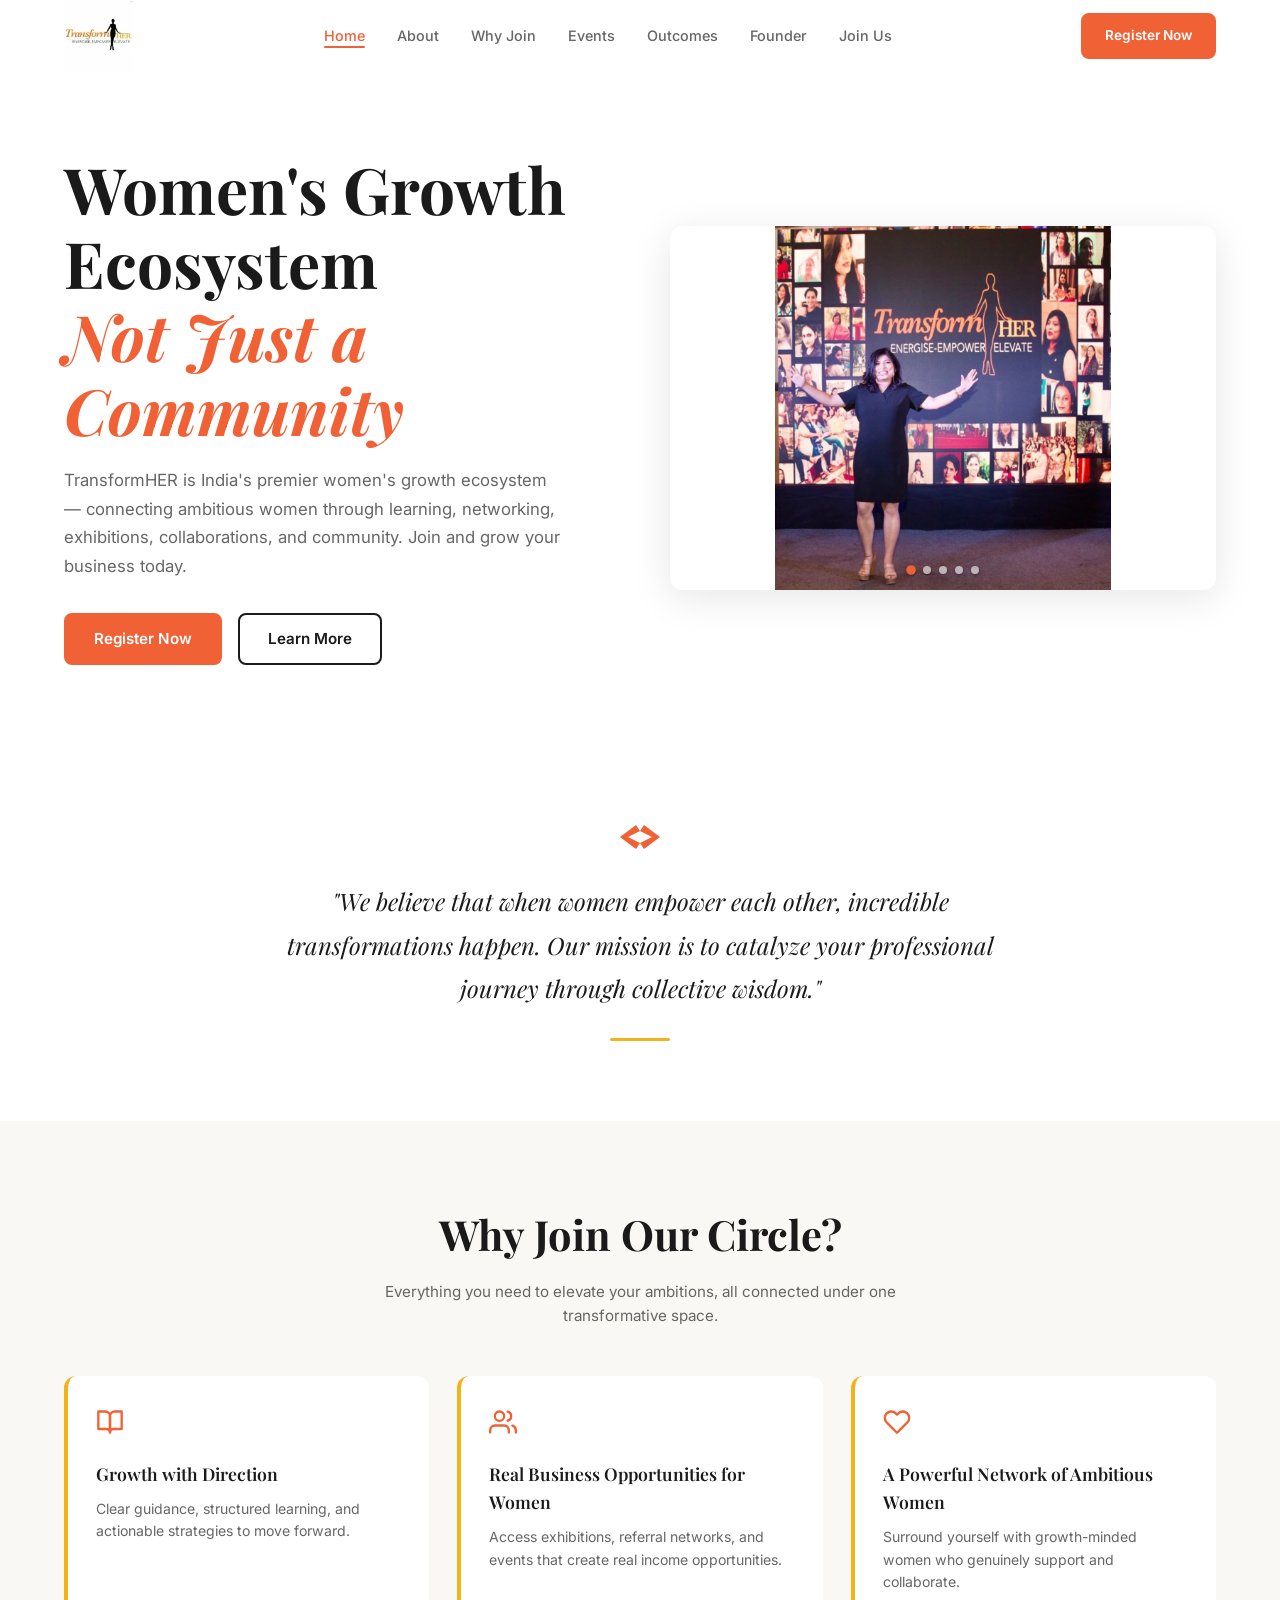
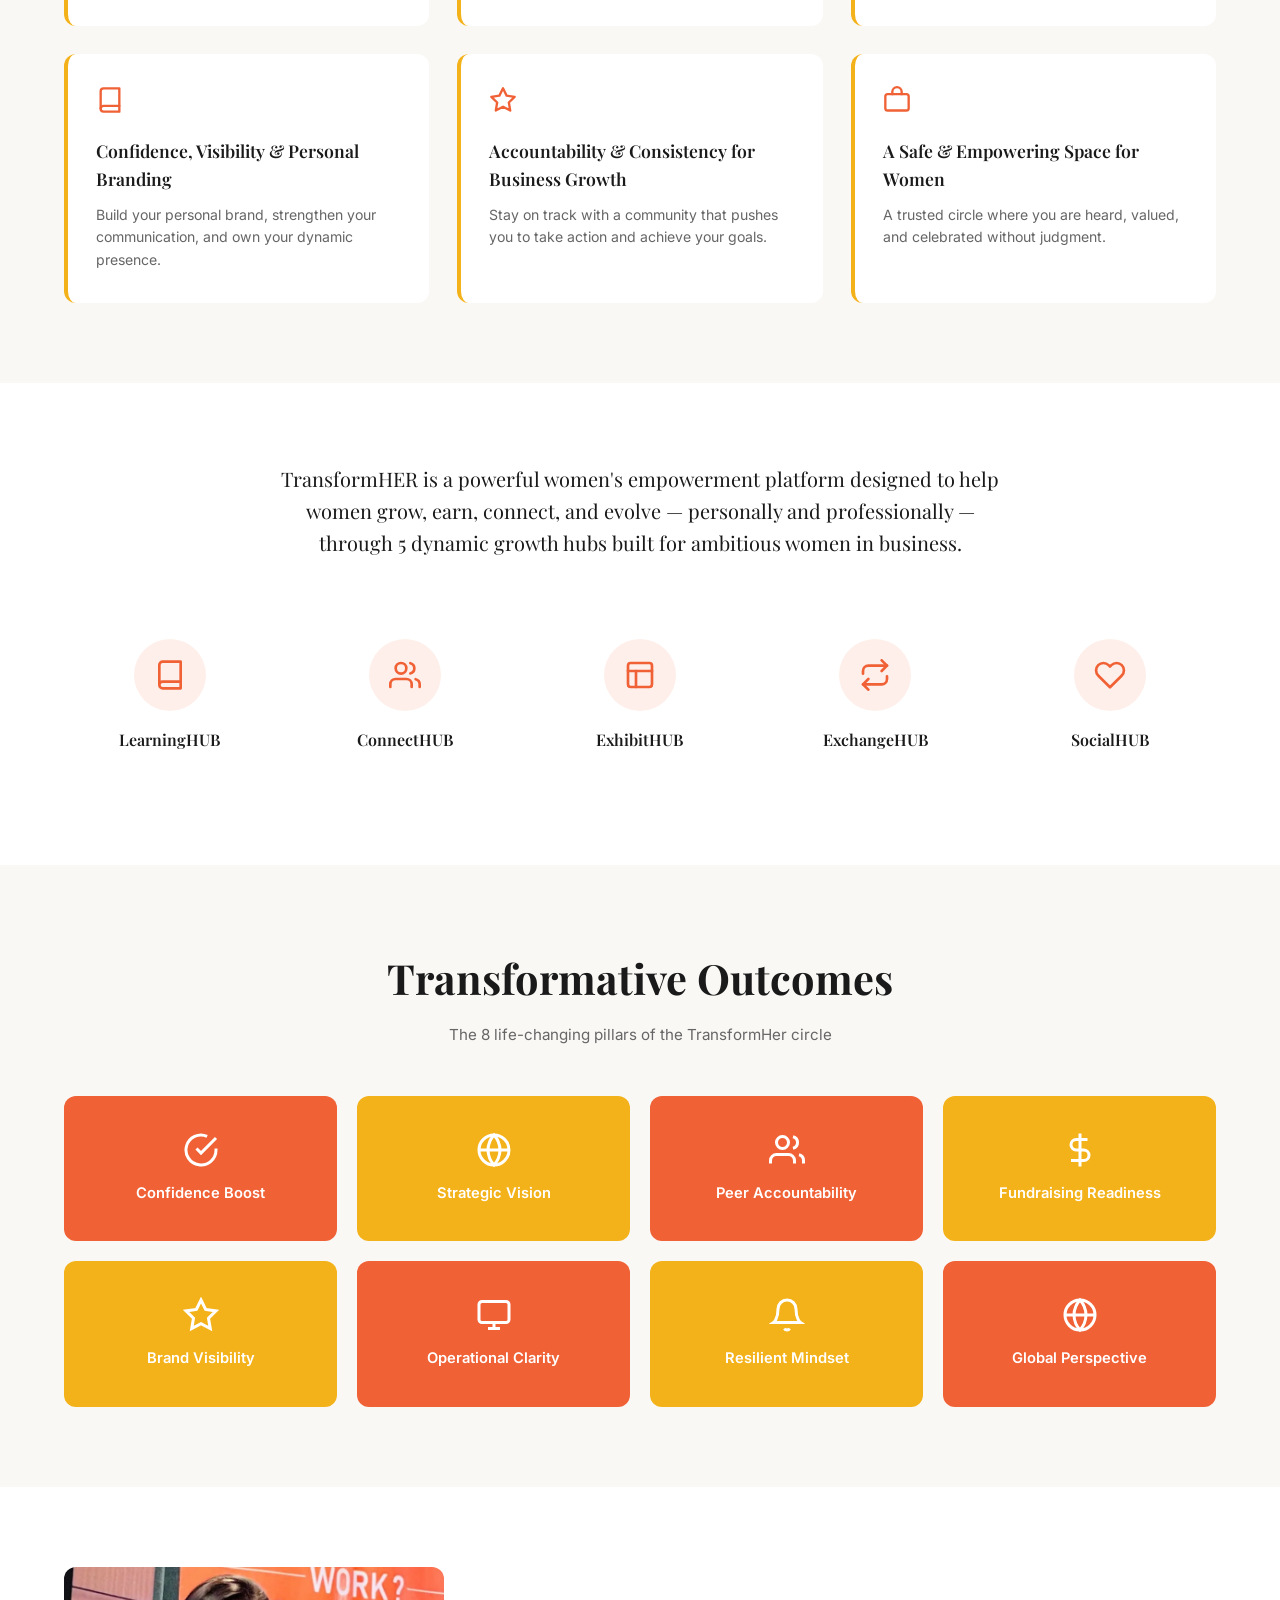
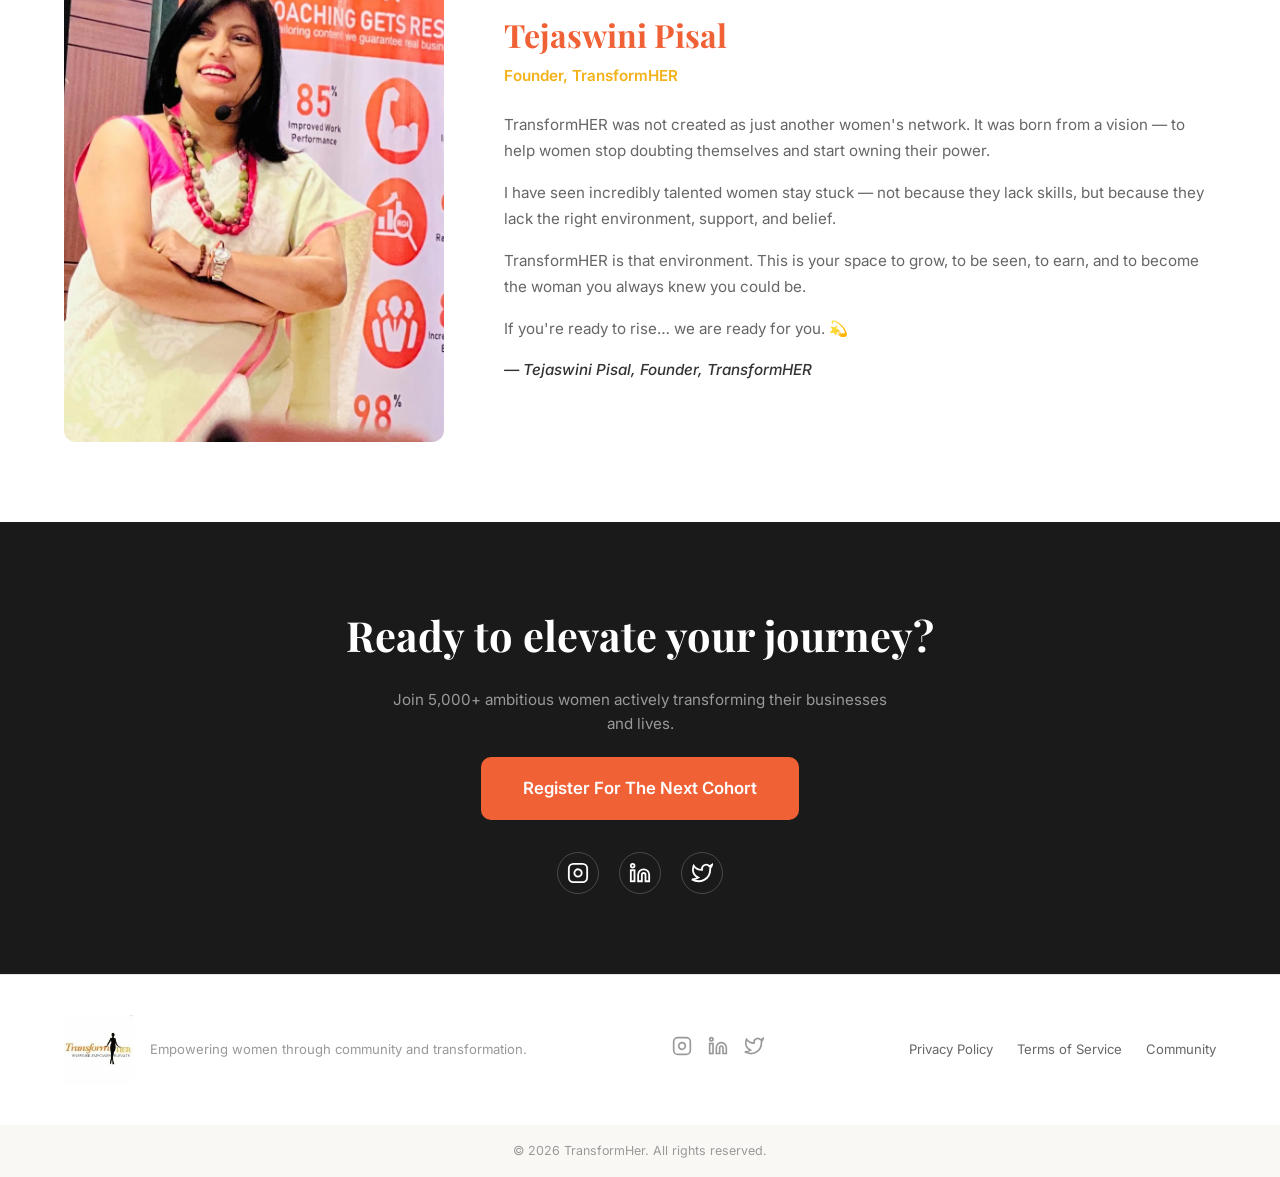
<file: index.html>
<!DOCTYPE html>
<html lang="en">
<head>
    <meta charset="UTF-8">
    <meta name="viewport" content="width=device-width, initial-scale=1.0">
    <title>TransformHer — Energise · Empower · Elevate</title>
    <meta name="description" content="TransformHer is India's premier women-led community for ambitious entrepreneurs and professionals seeking growth, connection, and transformation.">
    <link rel="preconnect" href="https://fonts.googleapis.com">
    <link rel="preconnect" href="https://fonts.gstatic.com" crossorigin>
    <link href="https://fonts.googleapis.com/css2?family=Playfair+Display:ital,wght@0,400;0,600;0,700;1,400;1,600&family=Inter:wght@300;400;500;600;700&display=swap" rel="stylesheet">
    <link rel="stylesheet" href="styles.css">
</head>
<body>

    <!-- ═══════════════════ NAVBAR ═══════════════════ -->
    <nav class="navbar" id="navbar">
        <div class="nav-container">
            <a href="#home" class="nav-logo">
                <img src="logo.png" alt="TransformHER Logo">
            </a>
            <button class="hamburger" id="hamburger" aria-label="Toggle menu">
                <span></span><span></span><span></span>
            </button>
            <ul class="nav-links" id="nav-links">
                <li><a href="#home" class="nav-link active">Home</a></li>
                <li><a href="#about" class="nav-link">About</a></li>
                <li><a href="#why-join" class="nav-link">Why Join</a></li>
                <li><a href="#events" class="nav-link">Events</a></li>
                <li><a href="#outcomes" class="nav-link">Outcomes</a></li>
                <li><a href="#founder" class="nav-link">Founder</a></li>
                <li><a href="#join-us" class="nav-link">Join Us</a></li>
            </ul>
            <a href="#" class="btn btn-primary nav-cta" id="nav-register-btn">Register Now</a>
        </div>
    </nav>

    <!-- ═══════════════════ HERO ═══════════════════ -->
    <section class="hero" id="home">
        <div class="container hero-grid">
            <div class="hero-content">
                <h1 class="hero-title">
                    Women's Growth Ecosystem<br>
                    <span class="text-orange">Not Just a Community</span>
                </h1>
                <p class="hero-subtitle">TransformHER is India's premier women's growth ecosystem — connecting ambitious women through learning, networking, exhibitions, collaborations, and community. Join and grow your business today.</p>
                <div class="hero-buttons">
                    <a href="#" class="btn btn-primary" id="hero-register-btn">Register Now</a>
                    <a href="#about" class="btn btn-outline" id="hero-learn-more">Learn More</a>
                </div>
            </div>
            <div class="hero-visual">
                <div class="hero-card">
                    <div class="hero-portrait hero-slideshow">
                        <img src="slide1.jpg" alt="TransformHER Image 1" class="hero-slide active">
                        <img src="slide2.jpg" alt="TransformHER Image 2" class="hero-slide">
                        <img src="slide3.jpg" alt="TransformHER Image 3" class="hero-slide">
                        <img src="slide4.jpg" alt="TransformHER Image 4" class="hero-slide">
                        <img src="slide5.jpg" alt="TransformHER Image 5" class="hero-slide">
                        <div class="slide-indicators-wrap">
                            <span class="slide-dot active" data-slide="0"></span>
                            <span class="slide-dot" data-slide="1"></span>
                            <span class="slide-dot" data-slide="2"></span>
                            <span class="slide-dot" data-slide="3"></span>
                            <span class="slide-dot" data-slide="4"></span>
                        </div>
                    </div>
                </div>
            </div>
        </div>
    </section>

    <!-- ═══════════════════ ABOUT / QUOTE ═══════════════════ -->
    <section class="about-section" id="about">
        <div class="container">
            <div class="about-icon">
                <svg width="40" height="24" viewBox="0 0 40 24">
                    <path d="M0 12 L16 0 L20 6 L8 12 L20 18 L16 24 Z" fill="#F06136"/>
                    <path d="M40 12 L24 0 L20 6 L32 12 L20 18 L24 24 Z" fill="#F06136"/>
                </svg>
            </div>
            <blockquote class="about-quote">
                "We believe that when women empower each other, incredible transformations happen. Our mission is to catalyze your professional journey through collective wisdom."
            </blockquote>
            <div class="about-underline"></div>
        </div>
    </section>

    <!-- ═══════════════════ WHY JOIN ═══════════════════ -->
    <section class="why-join-section" id="why-join">
        <div class="container">
            <h2 class="section-title">Why Join Our Circle?</h2>
            <p class="section-subtitle">Everything you need to elevate your ambitions, all connected under one transformative space.</p>
            <div class="cards-grid">
                <!-- Card 1 -->
                <div class="feature-card" data-modal="whyjoin-0">
                    <div class="card-icon">
                        <svg width="28" height="28" viewBox="0 0 24 24" fill="none" stroke="#F06136" stroke-width="2" stroke-linecap="round" stroke-linejoin="round">
                            <path d="M2 3h6a4 4 0 0 1 4 4v14a3 3 0 0 0-3-3H2z"/><path d="M22 3h-6a4 4 0 0 0-4 4v14a3 3 0 0 1 3-3h7z"/>
                        </svg>
                    </div>
                    <h3 class="card-title">Growth with Direction</h3>
                    <p class="card-desc">Clear guidance, structured learning, and actionable strategies to move forward.</p>
                </div>
                <!-- Card 2 -->
                <div class="feature-card" data-modal="whyjoin-1">
                    <div class="card-icon">
                        <svg width="28" height="28" viewBox="0 0 24 24" fill="none" stroke="#F06136" stroke-width="2" stroke-linecap="round" stroke-linejoin="round">
                            <path d="M17 21v-2a4 4 0 0 0-4-4H5a4 4 0 0 0-4 4v2"/><circle cx="9" cy="7" r="4"/><path d="M23 21v-2a4 4 0 0 0-3-3.87"/><path d="M16 3.13a4 4 0 0 1 0 7.75"/>
                        </svg>
                    </div>
                    <h3 class="card-title">Real Business Opportunities for Women</h3>
                    <p class="card-desc">Access exhibitions, referral networks, and events that create real income opportunities.</p>
                </div>
                <!-- Card 3 -->
                <div class="feature-card" data-modal="whyjoin-2">
                    <div class="card-icon">
                        <svg width="28" height="28" viewBox="0 0 24 24" fill="none" stroke="#F06136" stroke-width="2" stroke-linecap="round" stroke-linejoin="round">
                            <path d="M20.84 4.61a5.5 5.5 0 0 0-7.78 0L12 5.67l-1.06-1.06a5.5 5.5 0 0 0-7.78 7.78l1.06 1.06L12 21.23l7.78-7.78 1.06-1.06a5.5 5.5 0 0 0 0-7.78z"/>
                        </svg>
                    </div>
                    <h3 class="card-title">A Powerful Network of Ambitious Women</h3>
                    <p class="card-desc">Surround yourself with growth-minded women who genuinely support and collaborate.</p>
                </div>
                <!-- Card 4 -->
                <div class="feature-card" data-modal="whyjoin-3">
                    <div class="card-icon">
                        <svg width="28" height="28" viewBox="0 0 24 24" fill="none" stroke="#F06136" stroke-width="2" stroke-linecap="round" stroke-linejoin="round">
                            <path d="M4 19.5A2.5 2.5 0 0 1 6.5 17H20"/><path d="M6.5 2H20v20H6.5A2.5 2.5 0 0 1 4 19.5v-15A2.5 2.5 0 0 1 6.5 2z"/>
                        </svg>
                    </div>
                    <h3 class="card-title">Confidence, Visibility & Personal Branding</h3>
                    <p class="card-desc">Build your personal brand, strengthen your communication, and own your dynamic presence.</p>
                </div>
                <!-- Card 5 -->
                <div class="feature-card" data-modal="whyjoin-4">
                    <div class="card-icon">
                        <svg width="28" height="28" viewBox="0 0 24 24" fill="none" stroke="#F06136" stroke-width="2" stroke-linecap="round" stroke-linejoin="round">
                            <polygon points="12 2 15.09 8.26 22 9.27 17 14.14 18.18 21.02 12 17.77 5.82 21.02 7 14.14 2 9.27 8.91 8.26 12 2"/>
                        </svg>
                    </div>
                    <h3 class="card-title">Accountability & Consistency for Business Growth</h3>
                    <p class="card-desc">Stay on track with a community that pushes you to take action and achieve your goals.</p>
                </div>
                <!-- Card 6 -->
                <div class="feature-card" data-modal="whyjoin-5">
                    <div class="card-icon">
                        <svg width="28" height="28" viewBox="0 0 24 24" fill="none" stroke="#F06136" stroke-width="2" stroke-linecap="round" stroke-linejoin="round">
                            <rect x="2" y="7" width="20" height="14" rx="2" ry="2"/><path d="M16 7V5a4 4 0 0 0-8 0v2"/>
                        </svg>
                    </div>
                    <h3 class="card-title">A Safe & Empowering Space for Women</h3>
                    <p class="card-desc">A trusted circle where you are heard, valued, and celebrated without judgment.</p>
                </div>
            </div>
        </div>
    </section>

    <!-- ═══════════════════ EVENTS ═══════════════════ -->
    <section class="events-section" id="events">
        <div class="container">
            <p class="platform-info-text">TransformHER is a powerful women's empowerment platform designed to help women grow, earn, connect, and evolve — personally and professionally — through 5 dynamic growth hubs built for ambitious women in business.</p>
            <div class="events-grid">
                <!-- HUB 1 -->
                <div class="event-tile" data-modal="event-0">
                    <div class="event-icon-wrap">
                        <svg width="32" height="32" viewBox="0 0 24 24" fill="none" stroke="#F06136" stroke-width="2" stroke-linecap="round" stroke-linejoin="round"><path d="M4 19.5v-15A2.5 2.5 0 0 1 6.5 2H20v20H6.5a2.5 2.5 0 0 1 0-5H20"></path></svg>
                    </div>
                    <h3 class="event-title">LearningHUB</h3>
                </div>
                <!-- HUB 2 -->
                <div class="event-tile" data-modal="event-1">
                    <div class="event-icon-wrap">
                        <svg width="32" height="32" viewBox="0 0 24 24" fill="none" stroke="#F06136" stroke-width="2" stroke-linecap="round" stroke-linejoin="round"><path d="M17 21v-2a4 4 0 0 0-4-4H5a4 4 0 0 0-4 4v2"></path><circle cx="9" cy="7" r="4"></circle><path d="M23 21v-2a4 4 0 0 0-3-3.87"></path><path d="M16 3.13a4 4 0 0 1 0 7.75"></path></svg>
                    </div>
                    <h3 class="event-title">ConnectHUB</h3>
                </div>
                <!-- HUB 3 -->
                <div class="event-tile" data-modal="event-2">
                    <div class="event-icon-wrap">
                        <svg width="32" height="32" viewBox="0 0 24 24" fill="none" stroke="#F06136" stroke-width="2" stroke-linecap="round" stroke-linejoin="round"><rect x="3" y="3" width="18" height="18" rx="2" ry="2"></rect><line x1="3" y1="9" x2="21" y2="9"></line><line x1="9" y1="21" x2="9" y2="9"></line></svg>
                    </div>
                    <h3 class="event-title">ExhibitHUB</h3>
                </div>
                <!-- HUB 4 -->
                <div class="event-tile" data-modal="event-3">
                    <div class="event-icon-wrap">
                        <svg width="32" height="32" viewBox="0 0 24 24" fill="none" stroke="#F06136" stroke-width="2" stroke-linecap="round" stroke-linejoin="round"><polyline points="17 1 21 5 17 9"></polyline><path d="M3 11V9a4 4 0 0 1 4-4h14"></path><polyline points="7 23 3 19 7 15"></polyline><path d="M21 13v2a4 4 0 0 1-4 4H3"></path></svg>
                    </div>
                    <h3 class="event-title">ExchangeHUB</h3>
                </div>
                <!-- HUB 5 -->
                <div class="event-tile" data-modal="event-4">
                    <div class="event-icon-wrap">
                        <svg width="32" height="32" viewBox="0 0 24 24" fill="none" stroke="#F06136" stroke-width="2" stroke-linecap="round" stroke-linejoin="round"><path d="M20.84 4.61a5.5 5.5 0 0 0-7.78 0L12 5.67l-1.06-1.06a5.5 5.5 0 0 0-7.78 7.78l1.06 1.06L12 21.23l7.78-7.78 1.06-1.06a5.5 5.5 0 0 0 0-7.78z"></path></svg>
                    </div>
                    <h3 class="event-title">SocialHUB</h3>
                </div>
            </div>
        </div>
    </section>

    <!-- ═══════════════════ OUTCOMES ═══════════════════ -->
    <section class="outcomes-section" id="outcomes">
        <div class="container">
            <h2 class="section-title">Transformative Outcomes</h2>
            <p class="section-subtitle">The 8 life-changing pillars of the TransformHer circle</p>
            <div class="outcomes-grid">
                <div class="outcome-tile orange" data-modal="outcome-0">
                    <svg width="36" height="36" viewBox="0 0 24 24" fill="none" stroke="white" stroke-width="2"><path d="M22 11.08V12a10 10 0 1 1-5.93-9.14"/><polyline points="22 4 12 14.01 9 11.01"/></svg>
                    <span>Confidence Boost</span>
                </div>
                <div class="outcome-tile gold" data-modal="outcome-1">
                    <svg width="36" height="36" viewBox="0 0 24 24" fill="none" stroke="white" stroke-width="2"><circle cx="12" cy="12" r="10"/><line x1="2" y1="12" x2="22" y2="12"/><path d="M12 2a15.3 15.3 0 0 1 4 10 15.3 15.3 0 0 1-4 10 15.3 15.3 0 0 1-4-10 15.3 15.3 0 0 1 4-10z"/></svg>
                    <span>Strategic Vision</span>
                </div>
                <div class="outcome-tile orange" data-modal="outcome-2">
                    <svg width="36" height="36" viewBox="0 0 24 24" fill="none" stroke="white" stroke-width="2"><path d="M17 21v-2a4 4 0 0 0-4-4H5a4 4 0 0 0-4 4v2"/><circle cx="9" cy="7" r="4"/><path d="M23 21v-2a4 4 0 0 0-3-3.87"/><path d="M16 3.13a4 4 0 0 1 0 7.75"/></svg>
                    <span>Peer Accountability</span>
                </div>
                <div class="outcome-tile gold" data-modal="outcome-3">
                    <svg width="36" height="36" viewBox="0 0 24 24" fill="none" stroke="white" stroke-width="2"><line x1="12" y1="1" x2="12" y2="23"/><path d="M17 5H9.5a3.5 3.5 0 0 0 0 7h5a3.5 3.5 0 0 1 0 7H6"/></svg>
                    <span>Fundraising Readiness</span>
                </div>
                <div class="outcome-tile gold" data-modal="outcome-4">
                    <svg width="36" height="36" viewBox="0 0 24 24" fill="none" stroke="white" stroke-width="2"><polygon points="12 2 15.09 8.26 22 9.27 17 14.14 18.18 21.02 12 17.77 5.82 21.02 7 14.14 2 9.27 8.91 8.26 12 2"/></svg>
                    <span>Brand Visibility</span>
                </div>
                <div class="outcome-tile orange" data-modal="outcome-5">
                    <svg width="36" height="36" viewBox="0 0 24 24" fill="none" stroke="white" stroke-width="2"><rect x="2" y="3" width="20" height="14" rx="2" ry="2"/><line x1="8" y1="21" x2="16" y2="21"/><line x1="12" y1="17" x2="12" y2="21"/></svg>
                    <span>Operational Clarity</span>
                </div>
                <div class="outcome-tile gold" data-modal="outcome-6">
                    <svg width="36" height="36" viewBox="0 0 24 24" fill="none" stroke="white" stroke-width="2"><path d="M18 8A6 6 0 0 0 6 8c0 7-3 9-3 9h18s-3-2-3-9"/><path d="M13.73 21a2 2 0 0 1-3.46 0"/></svg>
                    <span>Resilient Mindset</span>
                </div>
                <div class="outcome-tile orange" data-modal="outcome-7">
                    <svg width="36" height="36" viewBox="0 0 24 24" fill="none" stroke="white" stroke-width="2"><circle cx="12" cy="12" r="10"/><line x1="2" y1="12" x2="22" y2="12"/><path d="M12 2a15.3 15.3 0 0 1 4 10 15.3 15.3 0 0 1-4 10 15.3 15.3 0 0 1-4-10 15.3 15.3 0 0 1 4-10z"/></svg>
                    <span>Global Perspective</span>
                </div>
            </div>
        </div>
    </section>

    <!-- ═══════════════════ FOUNDER ═══════════════════ -->
    <section class="founder-section" id="founder">
        <div class="container founder-grid">
            <div class="founder-photo-wrap" id="founder-photo-click">
                <img src="founder.jpg" alt="Tejaswini Pisal, Founder of TransformHER" class="founder-photo">
            </div>
            <div class="founder-content">
                <h2 class="founder-name" id="founder-name-click">Tejaswini Pisal</h2>
                <p class="founder-title">Founder, TransformHER</p>
                <p class="founder-bio">TransformHER was not created as just another women's network. It was born from a vision — to help women stop doubting themselves and start owning their power.</p>
                <p class="founder-bio">I have seen incredibly talented women stay stuck — not because they lack skills, but because they lack the right environment, support, and belief.</p>
                <p class="founder-bio">TransformHER is that environment. This is your space to grow, to be seen, to earn, and to become the woman you always knew you could be.</p>
                <p class="founder-bio">If you're ready to rise… we are ready for you. 💫</p>
                <p class="founder-bio founder-quote-inline">— Tejaswini Pisal, Founder, TransformHER</p>
            </div>
        </div>
    </section>

    <!-- ═══════════════════ FOOTER CTA ═══════════════════ -->
    <section class="footer-cta" id="join-us">
        <div class="container footer-cta-inner">
            <h2 class="footer-cta-title">Ready to elevate your journey?</h2>
            <p class="footer-cta-subtitle">Join 5,000+ ambitious women actively transforming their businesses and lives.</p>
            <a href="#" class="btn btn-primary btn-lg" id="footer-register-btn">Register For The Next Cohort</a>
            <div class="footer-cta-social">
                <a href="https://www.instagram.com/transformherwomenassociation/" target="_blank" rel="noopener" class="social-icon" aria-label="Instagram">
                    <svg width="22" height="22" viewBox="0 0 24 24" fill="none" stroke="white" stroke-width="2"><rect x="2" y="2" width="20" height="20" rx="5" ry="5"/><path d="M16 11.37A4 4 0 1 1 12.63 8 4 4 0 0 1 16 11.37z"/><line x1="17.5" y1="6.5" x2="17.51" y2="6.5"/></svg>
                </a>
                <a href="https://linkedin.com" target="_blank" rel="noopener" class="social-icon" aria-label="LinkedIn">
                    <svg width="22" height="22" viewBox="0 0 24 24" fill="none" stroke="white" stroke-width="2"><path d="M16 8a6 6 0 0 1 6 6v7h-4v-7a2 2 0 0 0-2-2 2 2 0 0 0-2 2v7h-4v-7a6 6 0 0 1 6-6z"/><rect x="2" y="9" width="4" height="12"/><circle cx="4" cy="4" r="2"/></svg>
                </a>
                <a href="https://twitter.com" target="_blank" rel="noopener" class="social-icon" aria-label="Twitter">
                    <svg width="22" height="22" viewBox="0 0 24 24" fill="none" stroke="white" stroke-width="2"><path d="M23 3a10.9 10.9 0 0 1-3.14 1.53 4.48 4.48 0 0 0-7.86 3v1A10.66 10.66 0 0 1 3 4s-4 9 5 13a11.64 11.64 0 0 1-7 2c9 5 20 0 20-11.5a4.5 4.5 0 0 0-.08-.83A7.72 7.72 0 0 0 23 3z"/></svg>
                </a>
            </div>
        </div>
    </section>

    <!-- ═══════════════════ FOOTER ═══════════════════ -->
    <footer class="site-footer">
        <div class="container footer-inner">
            <div class="footer-brand">
                <a href="#home" class="footer-logo">
                    <img src="logo.png" alt="TransformHER Logo">
                </a>
                <p class="footer-tagline">Empowering women through community and transformation.</p>
            </div>
            <div class="footer-social">
                <a href="https://www.instagram.com/transformherwomenassociation/" target="_blank" rel="noopener" aria-label="Instagram">
                    <svg width="20" height="20" viewBox="0 0 24 24" fill="none" stroke="#999" stroke-width="2"><rect x="2" y="2" width="20" height="20" rx="5" ry="5"/><path d="M16 11.37A4 4 0 1 1 12.63 8 4 4 0 0 1 16 11.37z"/><line x1="17.5" y1="6.5" x2="17.51" y2="6.5"/></svg>
                </a>
                <a href="https://linkedin.com" target="_blank" rel="noopener" aria-label="LinkedIn">
                    <svg width="20" height="20" viewBox="0 0 24 24" fill="none" stroke="#999" stroke-width="2"><path d="M16 8a6 6 0 0 1 6 6v7h-4v-7a2 2 0 0 0-2-2 2 2 0 0 0-2 2v7h-4v-7a6 6 0 0 1 6-6z"/><rect x="2" y="9" width="4" height="12"/><circle cx="4" cy="4" r="2"/></svg>
                </a>
                <a href="https://twitter.com" target="_blank" rel="noopener" aria-label="Twitter">
                    <svg width="20" height="20" viewBox="0 0 24 24" fill="none" stroke="#999" stroke-width="2"><path d="M23 3a10.9 10.9 0 0 1-3.14 1.53 4.48 4.48 0 0 0-7.86 3v1A10.66 10.66 0 0 1 3 4s-4 9 5 13a11.64 11.64 0 0 1-7 2c9 5 20 0 20-11.5a4.5 4.5 0 0 0-.08-.83A7.72 7.72 0 0 0 23 3z"/></svg>
                </a>
            </div>
            <div class="footer-links">
                <a href="#" class="footer-link" data-modal="privacy">Privacy Policy</a>
                <a href="#" class="footer-link" data-modal="terms">Terms of Service</a>
                <a href="#" class="footer-link" data-modal="community">Community</a>
            </div>
        </div>
        <div class="footer-bar">
            <div class="container">
                <p>&copy; 2026 TransformHer. All rights reserved.</p>
            </div>
        </div>
    </footer>

    <!-- ═══════════════════ MODAL OVERLAY ═══════════════════ -->
    <div class="modal-overlay" id="modal-overlay">
        <div class="modal-container" id="modal-container">
            <button class="modal-close" id="modal-close" aria-label="Close modal">&times;</button>
            <div class="modal-body" id="modal-body">
                <!-- Dynamic content injected via JS -->
            </div>
        </div>
    </div>

    <script src="scripts.js?v=2" defer></script>
</body>
</html>
</file>
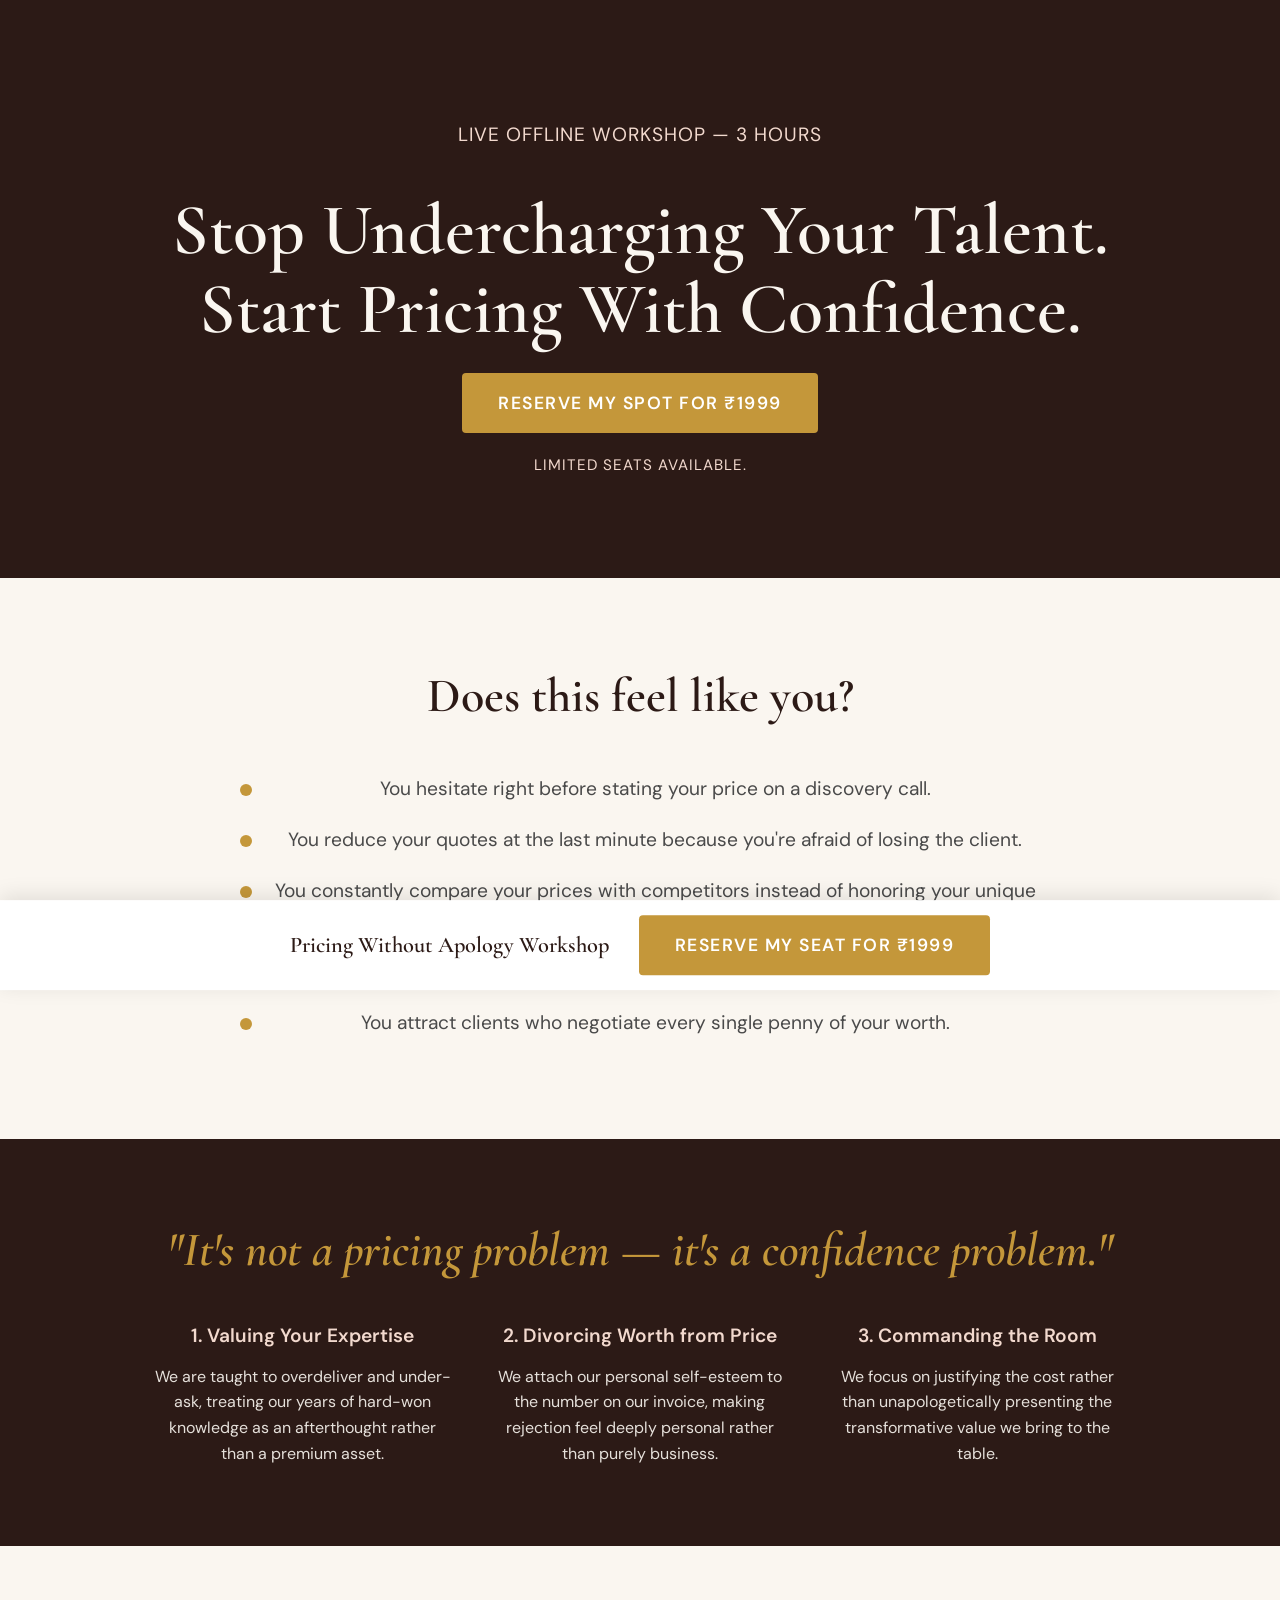
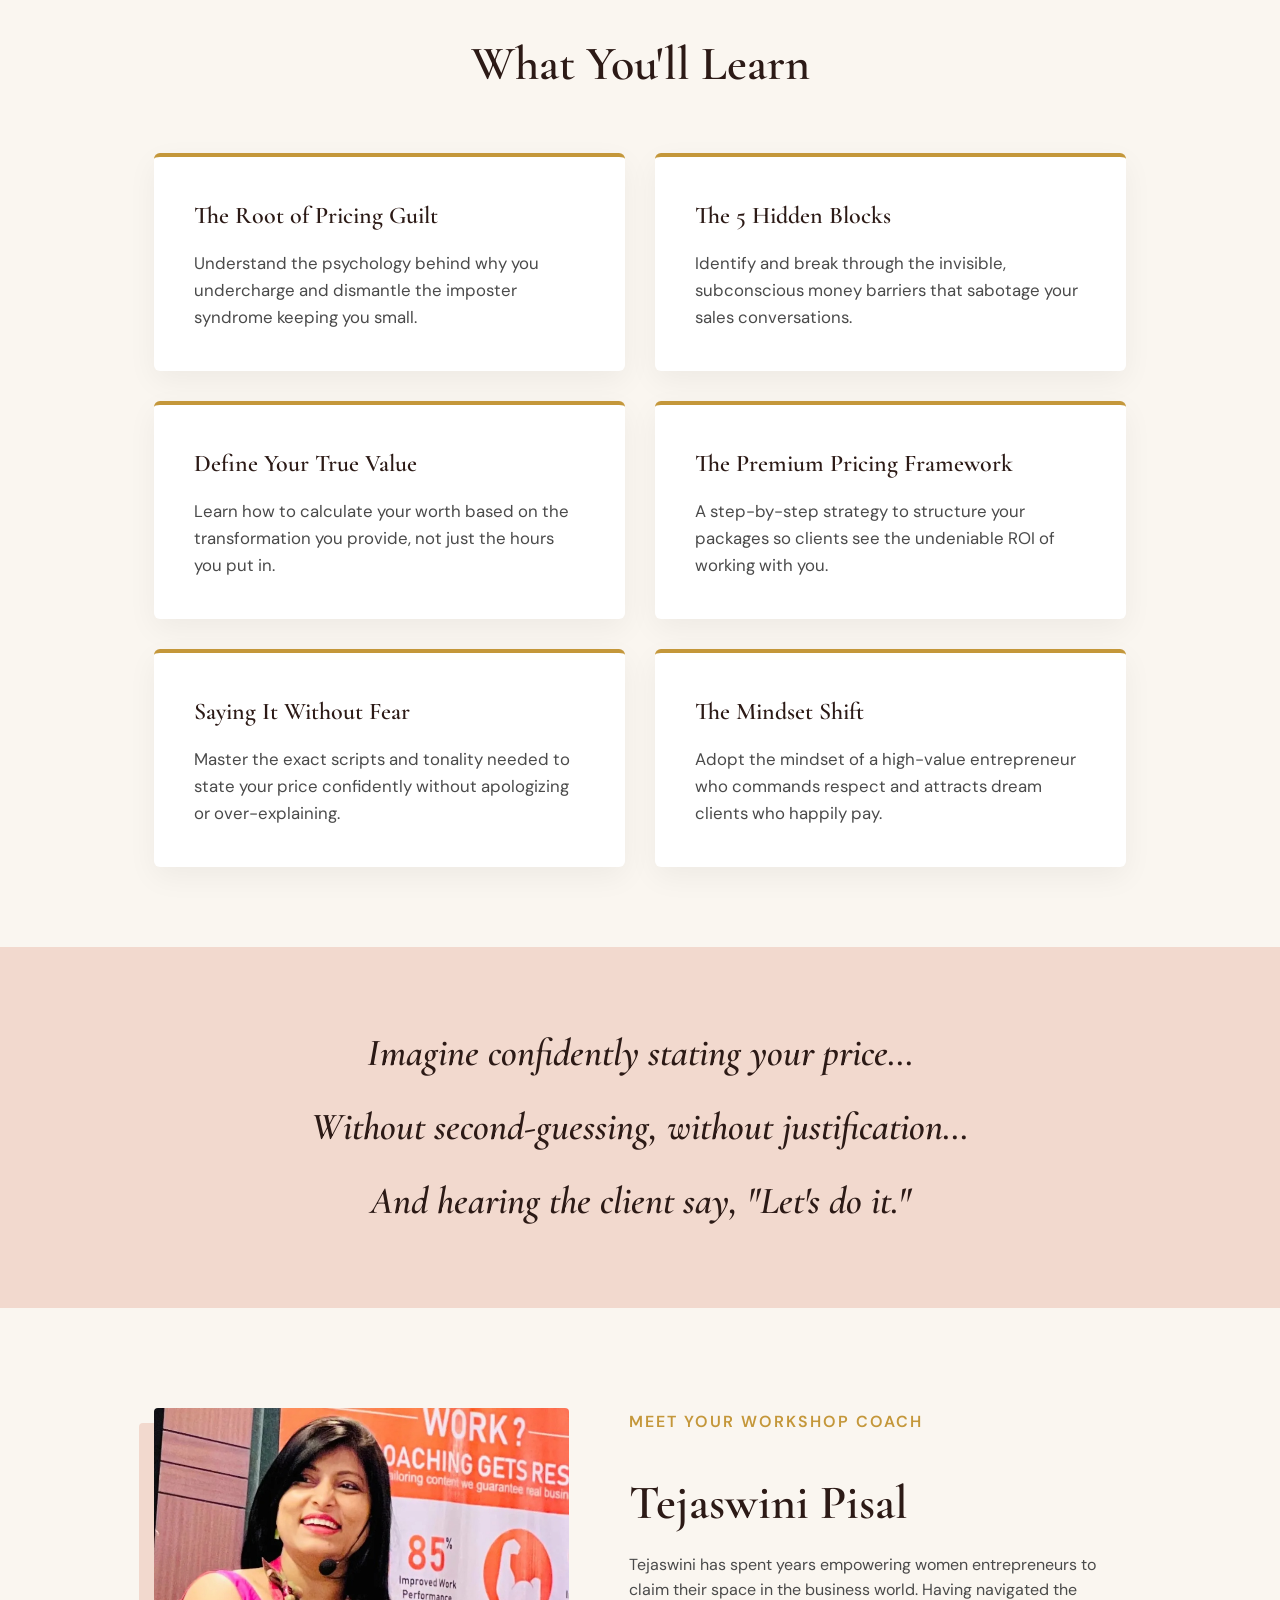
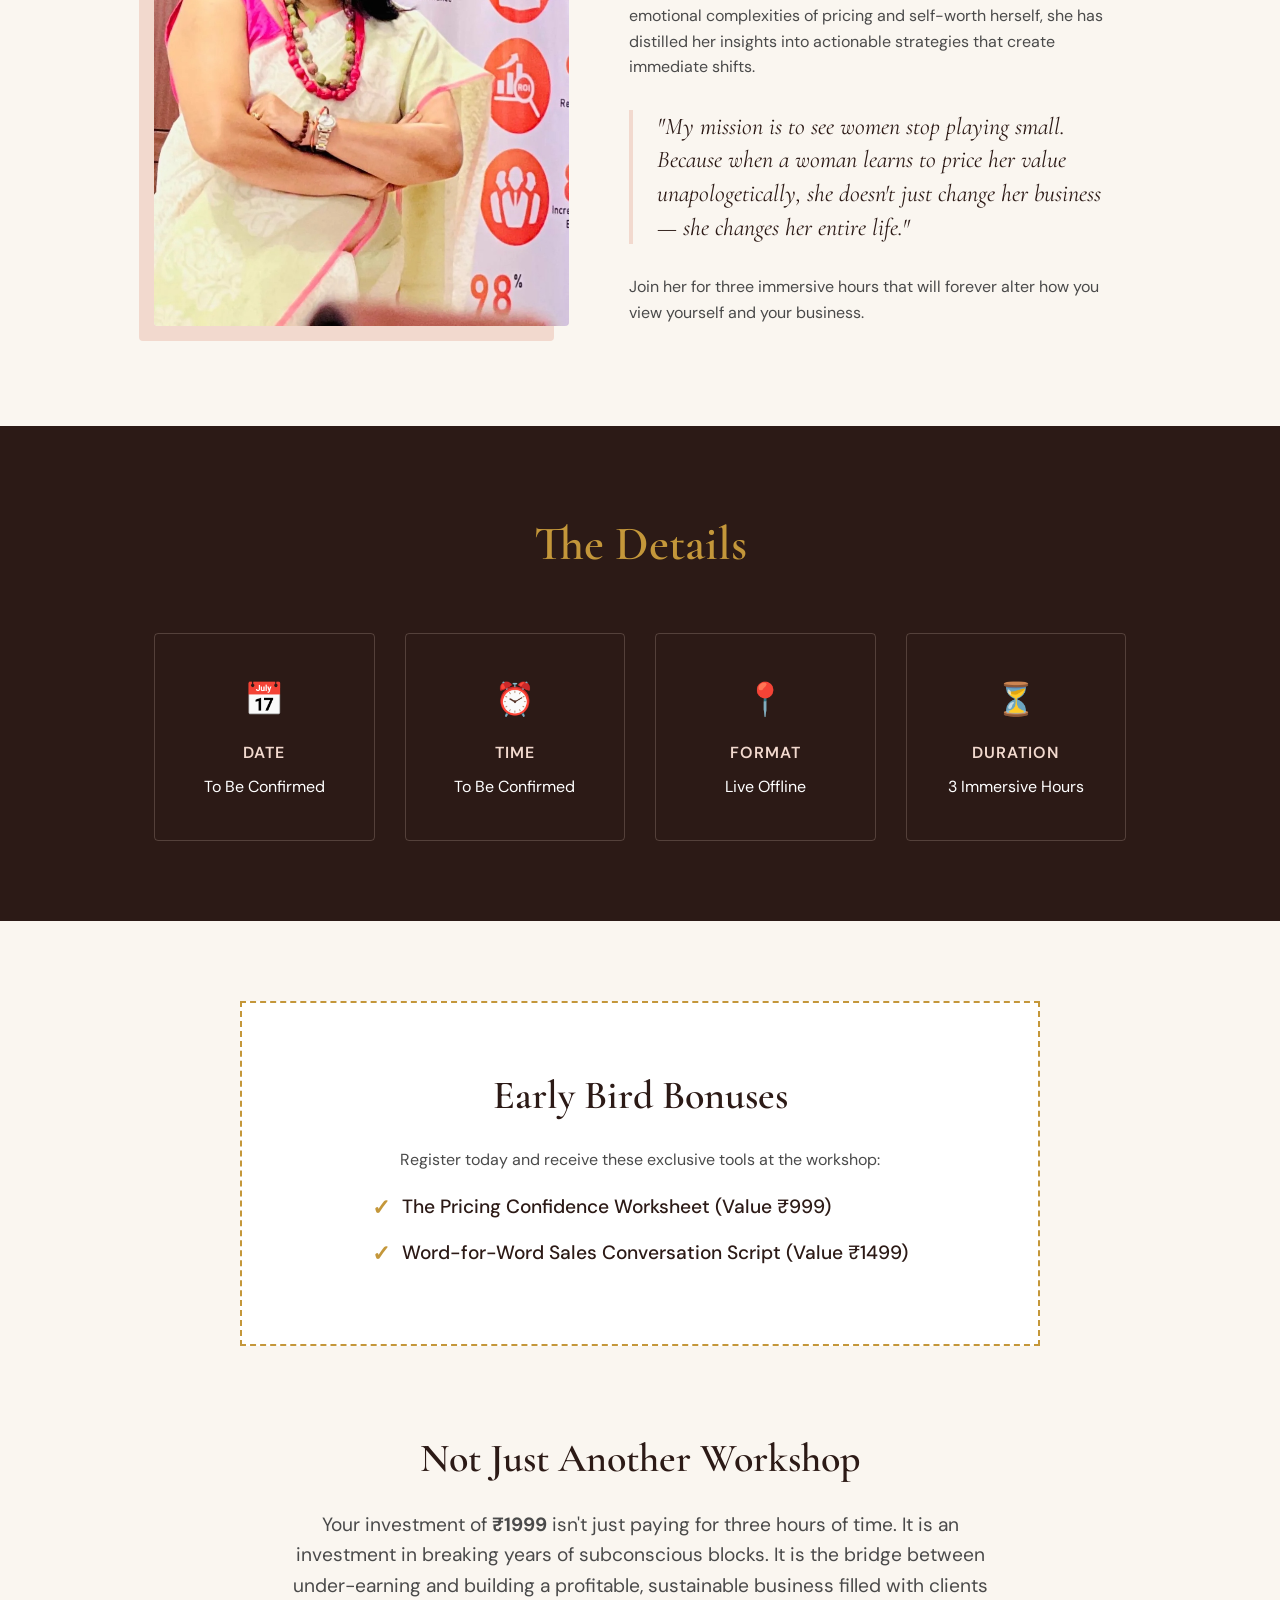
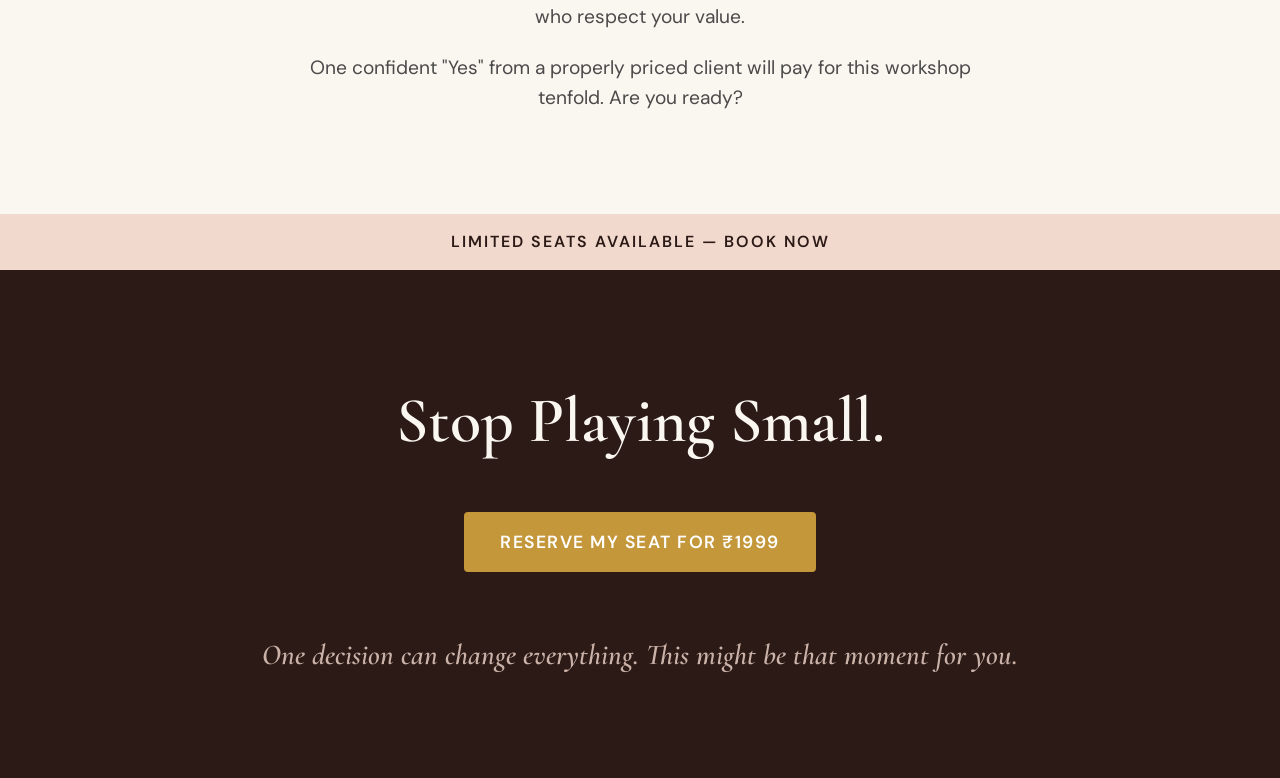
<file: pricing-workshop.html>
<!DOCTYPE html>
<html lang="en">
<head>
    <meta charset="UTF-8">
    <meta name="viewport" content="width=device-width, initial-scale=1.0">
    <title>Pricing Without Apology | TransformHER</title>
    
    <!-- Google Fonts -->
    <link rel="preconnect" href="https://fonts.googleapis.com">
    <link rel="preconnect" href="https://fonts.gstatic.com" crossorigin>
    <link href="https://fonts.googleapis.com/css2?family=Cormorant+Garamond:ital,wght@0,400;0,600;0,700;1,400;1,600&family=DM+Sans:opsz,wght@9..40,300;9..40,400;9..40,500;9..40,600&display=swap" rel="stylesheet">
    
    <style>
        :root {
            /* Luxury Feminine Palette */
            --dark-mahogany: #2C1A16;
            --cream: #FAF6F0;
            --blush: #F2D9CE;
            --gold: #C4973A;
            --white: #FFFFFF;
            --gray-text: #4A4A4A;
            
            --font-serif: 'Cormorant Garamond', serif;
            --font-sans: 'DM Sans', sans-serif;
        }

        * {
            margin: 0;
            padding: 0;
            box-sizing: border-box;
        }

        html {
            scroll-behavior: smooth;
        }

        body {
            font-family: var(--font-sans);
            color: var(--gray-text);
            background-color: var(--cream);
            line-height: 1.6;
            overflow-x: hidden;
        }

        h1, h2, h3, .serif-text {
            font-family: var(--font-serif);
            font-weight: 600;
        }

        /* ─── TYPOGRAPHY UTILS ─── */
        .text-gold { color: var(--gold); }
        .text-white { color: var(--white); }
        .text-center { text-align: center; }
        .italic { font-style: italic; }
        
        /* ─── LAYOUT UTILS ─── */
        .container {
            max-width: 1100px;
            margin: 0 auto;
            padding: 0 5%;
        }
        
        section {
            padding: 80px 0;
        }
        
        .bg-dark { background-color: var(--dark-mahogany); color: var(--cream); }
        .bg-cream { background-color: var(--cream); }
        .bg-blush { background-color: var(--blush); }
        
        /* ─── BUTTONS ─── */
        .btn {
            display: inline-block;
            background-color: var(--gold);
            color: var(--white);
            font-family: var(--font-sans);
            font-weight: 600;
            font-size: 1.1rem;
            text-transform: uppercase;
            letter-spacing: 1.5px;
            padding: 16px 36px;
            text-decoration: none;
            border-radius: 4px;
            transition: all 0.3s ease;
            border: none;
            cursor: pointer;
        }
        .btn:hover {
            background-color: #a67c29;
            transform: translateY(-2px);
            box-shadow: 0 10px 20px rgba(196, 151, 58, 0.3);
        }

        /* ─── HERO SECTION ─── */
        .hero {
            padding: 120px 0 100px;
            text-align: center;
        }
        .hero h1 {
            font-size: clamp(3rem, 6vw, 4.5rem);
            line-height: 1.1;
            margin-bottom: 24px;
            color: var(--cream);
        }
        .hero h2 {
            font-family: var(--font-sans);
            font-weight: 400;
            font-size: 1.2rem;
            letter-spacing: 1px;
            text-transform: uppercase;
            color: var(--blush);
            margin-bottom: 40px;
        }
        .hero .urgency {
            margin-top: 20px;
            color: var(--blush);
            font-size: 0.95rem;
            letter-spacing: 1px;
            text-transform: uppercase;
        }

        /* ─── FEEL SEEN SECTION ─── */
        .feel-seen h2 {
            font-size: 3rem;
            color: var(--dark-mahogany);
            margin-bottom: 40px;
        }
        .pain-points {
            list-style: none;
            max-width: 800px;
            margin: 0 auto;
        }
        .pain-points li {
            font-size: 1.2rem;
            margin-bottom: 20px;
            padding-left: 30px;
            position: relative;
        }
        .pain-points li::before {
            content: '';
            position: absolute;
            left: 0;
            top: 10px;
            width: 12px;
            height: 12px;
            background-color: var(--gold);
            border-radius: 50%;
        }

        /* ─── REAL PROBLEM SECTION ─── */
        .real-problem {
            text-align: center;
        }
        .real-problem blockquote {
            font-size: clamp(2rem, 4vw, 3rem);
            color: var(--gold);
            margin-bottom: 40px;
            line-height: 1.3;
        }
        .untaught-list {
            display: flex;
            justify-content: center;
            gap: 40px;
            flex-wrap: wrap;
        }
        .untaught-item {
            flex: 1;
            min-width: 250px;
            max-width: 320px;
        }
        .untaught-item h3 {
            color: var(--blush);
            font-family: var(--font-sans);
            font-size: 1.2rem;
            margin-bottom: 12px;
            font-weight: 600;
        }
        .untaught-item p {
            font-size: 1rem;
            opacity: 0.9;
        }

        /* ─── WHAT YOU'LL LEARN ─── */
        .learn-section h2 {
            font-size: 3rem;
            color: var(--dark-mahogany);
            text-align: center;
            margin-bottom: 50px;
        }
        .grid-cards {
            display: grid;
            grid-template-columns: repeat(2, 1fr);
            gap: 30px;
        }
        .learn-card {
            background-color: var(--white);
            padding: 40px;
            border-radius: 6px;
            border-top: 4px solid var(--gold);
            box-shadow: 0 10px 30px rgba(0,0,0,0.05);
        }
        .learn-card h3 {
            font-size: 1.5rem;
            color: var(--dark-mahogany);
            margin-bottom: 15px;
        }
        .learn-card p {
            font-size: 1.05rem;
        }

        /* ─── TRANSFORMATION SECTION ─── */
        .transformation {
            text-align: center;
        }
        .transformation p {
            font-size: clamp(1.8rem, 3vw, 2.5rem);
            color: var(--dark-mahogany);
            margin-bottom: 20px;
            line-height: 1.4;
        }
        .transformation p:last-child {
            margin-bottom: 0;
        }

        /* ─── ABOUT COACH ─── */
        .about-coach {
            padding: 100px 0;
        }
        .coach-grid {
            display: grid;
            grid-template-columns: 1fr 1.2fr;
            gap: 60px;
            align-items: center;
        }
        .coach-image {
            width: 100%;
            height: auto;
            border-radius: 4px;
            aspect-ratio: 4/5;
            object-fit: cover;
            box-shadow: -15px 15px 0 var(--blush);
        }
        .coach-content h2 {
            font-size: 3rem;
            color: var(--dark-mahogany);
            margin-bottom: 10px;
        }
        .coach-content .subtitle {
            font-family: var(--font-sans);
            color: var(--gold);
            text-transform: uppercase;
            letter-spacing: 2px;
            font-weight: 600;
            margin-bottom: 30px;
        }
        .coach-mission {
            font-family: var(--font-serif);
            font-style: italic;
            font-size: 1.5rem;
            color: var(--dark-mahogany);
            border-left: 4px solid var(--blush);
            padding-left: 24px;
            margin: 30px 0;
            line-height: 1.4;
        }

        /* ─── WORKSHOP DETAILS ─── */
        .details-section h2 {
            font-size: 3rem;
            color: var(--gold);
            text-align: center;
            margin-bottom: 50px;
        }
        .details-grid {
            display: grid;
            grid-template-columns: repeat(4, 1fr);
            gap: 30px;
            text-align: center;
        }
        .detail-item {
            border: 1px solid rgba(242, 217, 206, 0.2);
            padding: 40px 20px;
            border-radius: 4px;
        }
        .detail-item .icon {
            font-size: 2rem;
            color: var(--gold);
            margin-bottom: 15px;
        }
        .detail-item h4 {
            color: var(--blush);
            font-family: var(--font-sans);
            font-weight: 600;
            text-transform: uppercase;
            letter-spacing: 1px;
            margin-bottom: 8px;
        }

        /* ─── BONUS SECTION ─── */
        .bonus-section {
            text-align: center;
        }
        .bonus-card {
            background: var(--white);
            max-width: 800px;
            margin: 0 auto;
            padding: 60px 40px;
            border: 2px dashed var(--gold);
        }
        .bonus-card h2 {
            font-size: 2.5rem;
            color: var(--dark-mahogany);
            margin-bottom: 20px;
        }
        .bonus-list {
            list-style: none;
            display: inline-block;
            text-align: left;
            margin-top: 20px;
        }
        .bonus-list li {
            font-size: 1.2rem;
            margin-bottom: 15px;
            padding-left: 30px;
            position: relative;
            color: var(--dark-mahogany);
            font-weight: 500;
        }
        .bonus-list li::before {
            content: '✓';
            color: var(--gold);
            font-size: 1.4rem;
            font-weight: bold;
            position: absolute;
            left: 0;
            top: -2px;
        }

        /* ─── PRICE JUSTIFICATION ─── */
        .price-justification {
            text-align: center;
            max-width: 800px;
            margin: 0 auto;
        }
        .price-justification h2 {
            font-size: 2.5rem;
            color: var(--dark-mahogany);
            margin-bottom: 20px;
        }
        .price-justification p {
            font-size: 1.2rem;
            margin-bottom: 20px;
        }

        /* ─── SCARCITY BAR ─── */
        .scarcity-bar {
            background-color: var(--blush);
            color: var(--dark-mahogany);
            text-align: center;
            padding: 15px 0;
            font-family: var(--font-sans);
            font-weight: 600;
            letter-spacing: 2px;
            text-transform: uppercase;
        }

        /* ─── FINAL CTA ─── */
        .final-cta {
            text-align: center;
            padding: 100px 0;
        }
        .final-cta h2 {
            font-size: clamp(3rem, 5vw, 4.5rem);
            color: var(--cream);
            margin-bottom: 40px;
        }
        .final-close {
            margin-top: 60px;
            font-size: 1.8rem;
            color: var(--blush);
            opacity: 0.8;
        }

        /* ─── STICKY BOTTOM BAR ─── */
        .sticky-bar {
            position: fixed;
            bottom: 0;
            left: 0;
            width: 100%;
            background-color: var(--white);
            box-shadow: 0 -4px 20px rgba(0,0,0,0.1);
            padding: 15px 20px;
            display: flex;
            align-items: center;
            justify-content: center;
            gap: 30px;
            z-index: 1000;
            transform: translateY(100%);
            transition: transform 0.4s cubic-bezier(0.16, 1, 0.3, 1);
        }
        .sticky-bar.visible {
            transform: translateY(0);
        }
        .sticky-text {
            font-family: var(--font-serif);
            font-size: 1.4rem;
            color: var(--dark-mahogany);
            font-weight: 600;
            display: none;
        }

        @media (min-width: 768px) {
            .sticky-text {
                display: block;
            }
        }

        /* ─── ANIMATIONS ─── */
        .fade-up {
            opacity: 0;
            transform: translateY(30px);
            transition: opacity 0.8s ease, transform 0.8s cubic-bezier(0.16, 1, 0.3, 1);
        }
        .fade-up.in-view {
            opacity: 1;
            transform: translateY(0);
        }

        /* ─── RESPONSIVE DESIGN ─── */
        @media (max-width: 900px) {
            .grid-cards, .testimonial-grid {
                grid-template-columns: 1fr;
            }
            .coach-grid {
                grid-template-columns: 1fr;
            }
            .coach-image {
                max-width: 400px;
                margin: 0 auto;
            }
            .details-grid {
                grid-template-columns: repeat(2, 1fr);
            }
        }
        
        @media (max-width: 600px) {
            section {
                padding: 60px 0;
            }
            .untaught-list {
                flex-direction: column;
                gap: 30px;
            }
            .details-grid {
                grid-template-columns: 1fr;
            }
            .btn {
                width: 100%;
                padding: 16px 10px;
            }
            .sticky-bar .btn {
                margin: 0 auto;
                max-width: 400px;
            }
        }
    </style>
</head>
<body>

    <!-- HERO SECTION -->
    <section class="hero bg-dark" id="hero">
        <div class="container fade-up">
            <h2>Live Offline Workshop — 3 Hours</h2>
            <h1>Stop Undercharging Your Talent.<br>Start Pricing With Confidence.</h1>
            <a href="index.html#register" class="btn">Reserve My Spot for ₹1999</a>
            <p class="urgency">Limited seats available.</p>
        </div>
    </section>

    <!-- FEEL SEEN SECTION -->
    <section class="feel-seen bg-cream">
        <div class="container text-center fade-up">
            <h2>Does this feel like you?</h2>
            <ul class="pain-points text-left">
                <li>You hesitate right before stating your price on a discovery call.</li>
                <li>You reduce your quotes at the last minute because you're afraid of losing the client.</li>
                <li>You constantly compare your prices with competitors instead of honoring your unique value.</li>
                <li>You feel guilty charging what you actually need to sustain your business and life.</li>
                <li>You attract clients who negotiate every single penny of your worth.</li>
            </ul>
        </div>
    </section>

    <!-- THE REAL PROBLEM -->
    <section class="real-problem bg-dark">
        <div class="container fade-up">
            <blockquote class="italic serif-text">
                "It's not a pricing problem — it's a confidence problem."
            </blockquote>
            <div class="untaught-list">
                <div class="untaught-item">
                    <h3>1. Valuing Your Expertise</h3>
                    <p>We are taught to overdeliver and under-ask, treating our years of hard-won knowledge as an afterthought rather than a premium asset.</p>
                </div>
                <div class="untaught-item">
                    <h3>2. Divorcing Worth from Price</h3>
                    <p>We attach our personal self-esteem to the number on our invoice, making rejection feel deeply personal rather than purely business.</p>
                </div>
                <div class="untaught-item">
                    <h3>3. Commanding the Room</h3>
                    <p>We focus on justifying the cost rather than unapologetically presenting the transformative value we bring to the table.</p>
                </div>
            </div>
        </div>
    </section>

    <!-- WHAT YOU'LL LEARN -->
    <section class="learn-section bg-cream">
        <div class="container fade-up">
            <h2>What You'll Learn</h2>
            <div class="grid-cards">
                <div class="learn-card">
                    <h3>The Root of Pricing Guilt</h3>
                    <p>Understand the psychology behind why you undercharge and dismantle the imposter syndrome keeping you small.</p>
                </div>
                <div class="learn-card">
                    <h3>The 5 Hidden Blocks</h3>
                    <p>Identify and break through the invisible, subconscious money barriers that sabotage your sales conversations.</p>
                </div>
                <div class="learn-card">
                    <h3>Define Your True Value</h3>
                    <p>Learn how to calculate your worth based on the transformation you provide, not just the hours you put in.</p>
                </div>
                <div class="learn-card">
                    <h3>The Premium Pricing Framework</h3>
                    <p>A step-by-step strategy to structure your packages so clients see the undeniable ROI of working with you.</p>
                </div>
                <div class="learn-card">
                    <h3>Saying It Without Fear</h3>
                    <p>Master the exact scripts and tonality needed to state your price confidently without apologizing or over-explaining.</p>
                </div>
                <div class="learn-card">
                    <h3>The Mindset Shift</h3>
                    <p>Adopt the mindset of a high-value entrepreneur who commands respect and attracts dream clients who happily pay.</p>
                </div>
            </div>
        </div>
    </section>

    <!-- TRANSFORMATION -->
    <section class="transformation bg-blush">
        <div class="container fade-up">
            <p class="serif-text italic">Imagine confidently stating your price…</p>
            <p class="serif-text italic">Without second-guessing, without justification…</p>
            <p class="serif-text italic">And hearing the client say, "Let's do it."</p>
        </div>
    </section>

    <!-- ABOUT COACH -->
    <section class="about-coach bg-cream">
        <div class="container coach-grid fade-up">
            <img src="founder.jpg" alt="Tejaswini Pisal" class="coach-image">
            <div class="coach-content">
                <p class="subtitle">Meet Your Workshop Coach</p>
                <h2>Tejaswini Pisal</h2>
                <p>Tejaswini has spent years empowering women entrepreneurs to claim their space in the business world. Having navigated the emotional complexities of pricing and self-worth herself, she has distilled her insights into actionable strategies that create immediate shifts.</p>
                <div class="coach-mission">
                    "My mission is to see women stop playing small. Because when a woman learns to price her value unapologetically, she doesn't just change her business — she changes her entire life."
                </div>
                <p>Join her for three immersive hours that will forever alter how you view yourself and your business.</p>
            </div>
        </div>
    </section>



    <!-- WORKSHOP DETAILS -->
    <section class="details-section bg-dark">
        <div class="container fade-up">
            <h2>The Details</h2>
            <div class="details-grid">
                <div class="detail-item">
                    <div class="icon">📅</div>
                    <h4>Date</h4>
                    <p class="text-white">To Be Confirmed</p>
                </div>
                <div class="detail-item">
                    <div class="icon">⏰</div>
                    <h4>Time</h4>
                    <p class="text-white">To Be Confirmed</p>
                </div>
                <div class="detail-item">
                    <div class="icon">📍</div>
                    <h4>Format</h4>
                    <p class="text-white">Live Offline</p>
                </div>
                <div class="detail-item">
                    <div class="icon">⏳</div>
                    <h4>Duration</h4>
                    <p class="text-white">3 Immersive Hours</p>
                </div>
            </div>
        </div>
    </section>

    <!-- BONUS SECTION -->
    <section class="bonus-section bg-cream">
        <div class="container fade-up">
            <div class="bonus-card">
                <h2>Early Bird Bonuses</h2>
                <p>Register today and receive these exclusive tools at the workshop:</p>
                <ul class="bonus-list">
                    <li>The Pricing Confidence Worksheet (Value ₹999)</li>
                    <li>Word-for-Word Sales Conversation Script (Value ₹1499)</li>
                </ul>
            </div>
        </div>
    </section>

    <!-- PRICE JUSTIFICATION -->
    <section class="price-justification bg-cream" style="padding-top: 0;">
        <div class="container fade-up">
            <h2>Not Just Another Workshop</h2>
            <p>Your investment of <strong>₹1999</strong> isn't just paying for three hours of time. It is an investment in breaking years of subconscious blocks. It is the bridge between under-earning and building a profitable, sustainable business filled with clients who respect your value.</p>
            <p>One confident "Yes" from a properly priced client will pay for this workshop tenfold. Are you ready?</p>
        </div>
    </section>

    <!-- SCARCITY BAR -->
    <div class="scarcity-bar">
        Limited Seats Available — Book Now
    </div>

    <!-- FINAL CTA -->
    <section class="final-cta bg-dark">
        <div class="container fade-up">
            <h2 class="serif-text">Stop Playing Small.</h2>
            <a href="#hero" class="btn">Reserve My Seat for ₹1999</a>
            <p class="final-close italic serif-text">One decision can change everything. This might be that moment for you.</p>
        </div>
    </section>

    <!-- STICKY BOTTOM BAR -->
    <div class="sticky-bar" id="sticky-bar">
        <span class="sticky-text">Pricing Without Apology Workshop</span>
        <a href="#hero" class="btn">Reserve My Seat for ₹1999</a>
    </div>

    <!-- MAIN LOGIC -->
    <script>
        document.addEventListener('DOMContentLoaded', () => {
            // Intersection Observer for Fade-Up animations
            const observerOptions = {
                root: null,
                rootMargin: '0px',
                threshold: 0.15
            };

            const observer = new IntersectionObserver((entries, observer) => {
                entries.forEach(entry => {
                    if (entry.isIntersecting) {
                        entry.target.classList.add('in-view');
                        // Optional: Stop observing once faded in to avoid re-triggering
                        // observer.unobserve(entry.target);
                    }
                });
            }, observerOptions);

            document.querySelectorAll('.fade-up').forEach(el => {
                observer.observe(el);
            });

            // Sticky Bar Logic
            const heroSection = document.getElementById('hero');
            const stickyBar = document.getElementById('sticky-bar');

            const stickyObserver = new IntersectionObserver((entries) => {
                entries.forEach(entry => {
                    // Show sticky bar when hero section is completely out of view
                    if (!entry.isIntersecting) {
                        stickyBar.classList.add('visible');
                    } else {
                        stickyBar.classList.remove('visible');
                    }
                });
            }, {
                root: null,
                threshold: 0
            });

            stickyObserver.observe(heroSection);
        });
    </script>
</body>
</html>
</file>
<file: styles.css>
/* ═══════════════════ RESET & TOKENS ═══════════════════ */
*,*::before,*::after{margin:0;padding:0;box-sizing:border-box;}

:root{
    --orange:#F06136;
    --gold:#F4B21A;
    --charcoal:#1A1A1A;
    --white:#FFFFFF;
    --light-bg:#FAF8F5;
    --gray-100:#F5F3F0;
    --gray-200:#E8E4E0;
    --gray-400:#999;
    --gray-600:#666;
    --gray-800:#333;
    --font-heading:'Playfair Display',Georgia,serif;
    --font-body:'Inter','DM Sans',Arial,sans-serif;
    --section-pad:80px;
    --container:1200px;
    --radius:12px;
    --transition:0.3s ease;
}

html{scroll-behavior:smooth;scroll-padding-top:80px;}
body{font-family:var(--font-body);color:var(--charcoal);background:var(--white);line-height:1.6;overflow-x:hidden;}
img{max-width:100%;display:block;}
a{text-decoration:none;color:inherit;}
ul{list-style:none;}
.container{max-width:var(--container);margin:0 auto;padding:0 24px;}

/* ═══════════════════ BUTTONS ═══════════════════ */
.btn{display:inline-flex;align-items:center;justify-content:center;padding:12px 28px;border-radius:8px;font-weight:600;font-size:0.95rem;cursor:pointer;transition:var(--transition);border:2px solid transparent;font-family:var(--font-body);}
.btn-primary{background:var(--orange);color:var(--white);border-color:var(--orange);}
.btn-primary:hover{background:#d9542b;border-color:#d9542b;transform:translateY(-2px);box-shadow:0 6px 20px rgba(240,97,54,.35);}
.btn-outline{background:transparent;color:var(--charcoal);border-color:var(--charcoal);}
.btn-outline:hover{background:var(--charcoal);color:var(--white);transform:translateY(-2px);}
.btn-lg{padding:16px 40px;font-size:1.05rem;border-radius:10px;}

/* ═══════════════════ NAVBAR ═══════════════════ */
.navbar{position:fixed;top:0;left:0;width:100%;background:var(--white);z-index:1000;transition:box-shadow var(--transition);}
.navbar.scrolled{box-shadow:0 2px 20px rgba(0,0,0,0.08);}
.nav-container{max-width:var(--container);margin:0 auto;padding:0 24px;display:flex;align-items:center;justify-content:space-between;height:72px;}
.nav-logo img{height:70px;width:auto;}
.nav-links{display:flex;align-items:center;gap:32px;}
.nav-link{font-size:0.9rem;font-weight:500;color:var(--gray-600);transition:color var(--transition);position:relative;}
.nav-link:hover,.nav-link.active{color:var(--orange);}
.nav-link.active::after{content:'';position:absolute;bottom:-4px;left:0;width:100%;height:2px;background:var(--orange);border-radius:2px;}
.nav-cta{font-size:0.85rem;padding:10px 22px;}
.hamburger{display:none;flex-direction:column;gap:5px;background:none;border:none;cursor:pointer;padding:4px;}
.hamburger span{display:block;width:24px;height:2.5px;background:var(--charcoal);border-radius:2px;transition:var(--transition);}

/* ═══════════════════ HERO ═══════════════════ */
.hero{padding-top:calc(72px + var(--section-pad));padding-bottom:var(--section-pad);background:var(--white);}
.hero-grid{display:grid;grid-template-columns:1fr 1fr;align-items:center;gap:60px;}
.hero-title{font-family:var(--font-heading);font-size:clamp(2.8rem,5vw,4.2rem);font-weight:700;line-height:1.15;color:var(--charcoal);margin-bottom:20px;}
.text-orange{color:var(--orange);font-style:italic;}
.hero-subtitle{font-size:1.05rem;color:var(--gray-600);line-height:1.7;max-width:500px;margin-bottom:32px;}
.hero-buttons{display:flex;gap:16px;flex-wrap:wrap;}
.hero-visual{display:flex;justify-content:center;}
.hero-card{background:var(--white);border-radius:var(--radius);box-shadow:0 8px 40px rgba(0,0,0,0.1);overflow:hidden;width:100%;position:relative;}
.hero-portrait{background:transparent;padding:0;display:flex;justify-content:center;align-items:center;position:relative;width:100%;aspect-ratio:3/2;min-height:360px;}
.hero-slide{position:absolute;top:0;left:0;width:100%;height:100%;object-fit:contain;opacity:0;transition:opacity 0.8s ease-in-out;}
.hero-slide.active{opacity:1;z-index:1;}
.slide-indicators-wrap{position:absolute;bottom:16px;left:0;right:0;display:flex;justify-content:center;gap:8px;z-index:10;}
.slide-dot{width:8px;height:8px;border-radius:50%;background:rgba(255,255,255,0.6);cursor:pointer;transition:var(--transition);box-shadow:0 1px 3px rgba(0,0,0,0.3);}
.slide-dot.active{background:var(--orange);transform:scale(1.2);}

/* ═══════════════════ ABOUT / QUOTE ═══════════════════ */
.about-section{background:var(--white);padding:var(--section-pad) 0;text-align:center;}
.about-icon{margin-bottom:24px;}
.about-quote{font-family:var(--font-heading);font-style:italic;font-size:clamp(1.1rem,2.5vw,1.5rem);color:var(--charcoal);max-width:800px;margin:0 auto;line-height:1.8;padding:0 20px;}
.about-underline{width:60px;height:3px;background:var(--gold);margin:28px auto 0;border-radius:2px;}

/* ═══════════════════ PLATFORM INFO / WHY JOIN ═══════════════════ */
.platform-info-text{font-family:var(--font-heading);font-size:1.25rem;color:var(--charcoal);text-align:center;max-width:800px;margin:0 auto 48px auto;line-height:1.6;padding:0 40px;}

.why-join-section{background:var(--light-bg);padding:var(--section-pad) 0;}
.section-title{font-family:var(--font-heading);font-size:clamp(1.8rem,3.5vw,2.6rem);text-align:center;margin-bottom:12px;color:var(--charcoal);}
.section-subtitle{text-align:center;color:var(--gray-600);font-size:0.95rem;margin-bottom:48px;max-width:600px;margin-left:auto;margin-right:auto;}
.cards-grid{display:grid;grid-template-columns:repeat(3,1fr);gap:28px;}
.feature-card{background:var(--white);padding:32px 28px;border-radius:var(--radius);border-left:4px solid var(--gold);cursor:pointer;transition:var(--transition);position:relative;overflow:hidden;}
.feature-card:hover{transform:translateY(-6px);box-shadow:0 12px 36px rgba(0,0,0,0.1);}
.card-icon{margin-bottom:16px;}
.card-title{font-family:var(--font-heading);font-size:1.1rem;font-weight:600;margin-bottom:10px;color:var(--charcoal);}
.card-desc{font-size:0.88rem;color:var(--gray-600);line-height:1.6;}

/* ═══════════════════ EVENTS ═══════════════════ */
.events-section{background:var(--white);padding:var(--section-pad) 0;}
.events-grid{display:grid;grid-template-columns:repeat(5,1fr);gap:24px;text-align:center;}
.event-tile{cursor:pointer;padding:32px 16px;border-radius:var(--radius);transition:var(--transition);}
.event-tile:hover{background:var(--light-bg);transform:translateY(-4px);box-shadow:0 8px 24px rgba(0,0,0,0.06);}
.event-icon-wrap{width:72px;height:72px;border-radius:50%;background:rgba(240,97,54,0.1);display:flex;align-items:center;justify-content:center;margin:0 auto 16px;}
.event-title{font-family:var(--font-heading);font-size:1rem;font-weight:600;color:var(--charcoal);}

/* ═══════════════════ OUTCOMES ═══════════════════ */
.outcomes-section{background:var(--light-bg);padding:var(--section-pad) 0;}
.outcomes-grid{display:grid;grid-template-columns:repeat(4,1fr);gap:20px;}
.outcome-tile{border-radius:var(--radius);padding:36px 20px;text-align:center;cursor:pointer;transition:var(--transition);display:flex;flex-direction:column;align-items:center;gap:14px;}
.outcome-tile:hover{transform:translateY(-5px);box-shadow:0 10px 30px rgba(0,0,0,0.15);}
.outcome-tile.orange{background:var(--orange);}
.outcome-tile.gold{background:#F4B21A;}
.outcome-tile span{color:var(--white);font-weight:600;font-size:0.92rem;}

/* ═══════════════════ FOUNDER ═══════════════════ */
.founder-section{background:var(--white);padding:var(--section-pad) 0;}
.founder-grid{display:grid;grid-template-columns:380px 1fr;gap:60px;align-items:center;}
.founder-photo-wrap{cursor:pointer;border-radius:var(--radius);overflow:hidden;transition:var(--transition);}
.founder-photo-wrap:hover{transform:scale(1.02);box-shadow:0 12px 40px rgba(0,0,0,0.12);}
.founder-photo{width:100%;height:auto;aspect-ratio:4 / 5;object-fit:cover;object-position:center 20%;display:block;}
.founder-name{font-family:var(--font-heading);font-size:2rem;color:var(--orange);cursor:pointer;margin-bottom:4px;transition:color var(--transition);}
.founder-name:hover{color:#d9542b;}
.founder-title{color:var(--gold);font-weight:600;font-size:0.95rem;margin-bottom:24px;}
.founder-bio{font-size:0.95rem;color:var(--gray-600);line-height:1.7;margin-bottom:16px;}
.founder-quote-inline{font-style:italic;color:var(--gray-800);font-weight:500;}

/* ═══════════════════ FOOTER CTA ═══════════════════ */
.footer-cta{background:var(--charcoal);padding:var(--section-pad) 0;text-align:center;}
.footer-cta-inner{display:flex;flex-direction:column;align-items:center;gap:20px;}
.footer-cta-title{font-family:var(--font-heading);font-size:clamp(1.8rem,3.5vw,2.6rem);color:var(--white);}
.footer-cta-subtitle{color:var(--gray-400);font-size:0.95rem;max-width:500px;}
.footer-cta-social{display:flex;gap:20px;margin-top:12px;}
.social-icon{width:42px;height:42px;border-radius:50%;border:1px solid rgba(255,255,255,0.2);display:flex;align-items:center;justify-content:center;transition:var(--transition);}
.social-icon:hover{background:var(--orange);border-color:var(--orange);transform:translateY(-3px);}

/* ═══════════════════ FOOTER ═══════════════════ */
.site-footer{background:var(--white);border-top:1px solid var(--gray-200);padding:40px 0 0;}
.footer-inner{display:flex;align-items:center;justify-content:space-between;flex-wrap:wrap;gap:24px;padding-bottom:24px;}
.footer-brand{display:flex;align-items:center;gap:16px;}
.footer-logo img{height:70px;width:auto;}
.footer-tagline{font-size:0.82rem;color:var(--gray-400);}
.footer-social{display:flex;gap:16px;}
.footer-social a{transition:var(--transition);}
.footer-social a:hover svg{stroke:var(--orange);}
.footer-links{display:flex;gap:24px;}
.footer-link{font-size:0.82rem;color:var(--gray-600);transition:color var(--transition);}
.footer-link:hover{color:var(--orange);}
.footer-bar{background:var(--light-bg);padding:16px 0;margin-top:16px;text-align:center;font-size:0.78rem;color:var(--gray-400);}

/* ═══════════════════ MODAL ═══════════════════ */
.modal-overlay{position:fixed;inset:0;background:rgba(0,0,0,0.55);z-index:2000;display:flex;align-items:center;justify-content:center;opacity:0;visibility:hidden;transition:opacity 0.3s,visibility 0.3s;padding:24px;}
.modal-overlay.active{opacity:1;visibility:visible;}
.modal-container{background:var(--white);border-radius:16px;max-width:600px;width:100%;max-height:85vh;overflow-y:auto;position:relative;transform:translateY(20px) scale(0.97);transition:transform 0.3s;padding:40px 36px;}
.modal-overlay.active .modal-container{transform:translateY(0) scale(1);}
.modal-close{position:absolute;top:16px;right:20px;background:none;border:none;font-size:2rem;color:var(--gray-400);cursor:pointer;line-height:1;transition:color var(--transition);z-index:10;}
.modal-close:hover{color:var(--charcoal);}
.modal-body h2{font-family:var(--font-heading);font-size:1.6rem;margin-bottom:8px;color:var(--charcoal);}
.modal-body .modal-subtitle{color:var(--orange);font-weight:600;font-size:0.88rem;margin-bottom:20px;}
.modal-body p{font-size:0.92rem;color:var(--gray-600);line-height:1.7;margin-bottom:14px;}
.modal-body .modal-list{margin:16px 0;padding-left:20px;}
.modal-body .modal-list li{font-size:0.9rem;color:var(--gray-600);margin-bottom:8px;position:relative;padding-left:8px;}
.modal-body .modal-list li::marker{color:var(--orange);}
.modal-body .btn{margin-top:16px;}

/* ═══════ REGISTRATION FORM ═══════ */
.reg-form{display:flex;flex-direction:column;gap:16px;margin-top:24px;}
.form-group{display:flex;flex-direction:column;gap:6px;}
.form-group label{font-size:0.85rem;font-weight:600;color:var(--gray-800);}
.form-group input,.form-group select{padding:12px 16px;border:1.5px solid var(--gray-200);border-radius:8px;font-size:0.92rem;font-family:var(--font-body);transition:border-color var(--transition);outline:none;background:var(--white);}
.form-group input:focus,.form-group select:focus{border-color:var(--orange);}
.form-success{text-align:center;padding:24px 0;}
.form-success svg{margin:0 auto 16px;}
.form-success h3{font-family:var(--font-heading);font-size:1.3rem;margin-bottom:8px;}
.form-success p{color:var(--gray-600);font-size:0.92rem;}

/* Event item in modal */
.event-detail-date{display:inline-block;background:rgba(240,97,54,0.1);color:var(--orange);font-weight:600;font-size:0.82rem;padding:6px 14px;border-radius:20px;margin-bottom:16px;}
.event-detail-speaker{display:flex;align-items:center;gap:12px;margin:16px 0;padding:16px;background:var(--light-bg);border-radius:10px;}
.event-detail-speaker-avatar{width:48px;height:48px;border-radius:50%;background:var(--gray-200);display:flex;align-items:center;justify-content:center;font-size:1.2rem;}
.event-detail-speaker-info{font-size:0.85rem;}
.event-detail-speaker-info strong{color:var(--charcoal);display:block;}
.event-detail-speaker-info span{color:var(--gray-600);}

/* ═══════════════════ RESPONSIVE ═══════════════════ */
@media(max-width:1024px){
    .cards-grid{grid-template-columns:repeat(2,1fr);}
    .founder-grid{grid-template-columns:1fr;text-align:center;}
    .founder-photo-wrap{max-width:320px;margin:0 auto;}
}
@media(max-width:768px){
    :root{--section-pad:52px;}
    .hamburger{display:flex;}
    .nav-links{position:fixed;top:72px;left:0;width:100%;background:var(--white);flex-direction:column;gap:0;padding:0;max-height:0;overflow:hidden;transition:max-height 0.4s ease;box-shadow:0 8px 20px rgba(0,0,0,0.08);}
    .nav-links.open{max-height:420px;border-bottom:1px solid var(--gray-200);}
    .nav-links li{width:100%;}
    .nav-link{display:block;padding:16px 24px;border-bottom:1px solid var(--gray-100);}
    .nav-link.active::after{display:none;}
    .nav-cta{display:none;}
    .hero-grid{grid-template-columns:1fr;text-align:center;}
    .hero-subtitle{margin-left:auto;margin-right:auto;}
    .hero-buttons{justify-content:center;}
    .hero-visual{order:-1;}
    .hero-card{max-width:260px;}
    .cards-grid{grid-template-columns:1fr;}
    .events-grid{grid-template-columns:repeat(2,1fr);}
    .outcomes-grid{grid-template-columns:repeat(2,1fr);}
    .footer-inner{flex-direction:column;text-align:center;}
    .footer-brand{flex-direction:column;}
    .modal-container{padding:28px 20px;margin:16px;}
}
@media(max-width:480px){
    .events-grid{grid-template-columns:1fr;}
    .outcomes-grid{grid-template-columns:repeat(2,1fr);}
    .hero-title{font-size:2.4rem;}
}

/* ═══════ ANIMATIONS ═══════ */
@keyframes fadeUp{from{opacity:0;transform:translateY(24px);}to{opacity:1;transform:translateY(0);}}
.fade-up{opacity:0;transform:translateY(24px);transition:opacity 0.6s ease,transform 0.6s ease;}
.fade-up.visible{opacity:1;transform:translateY(0);}
</file>
